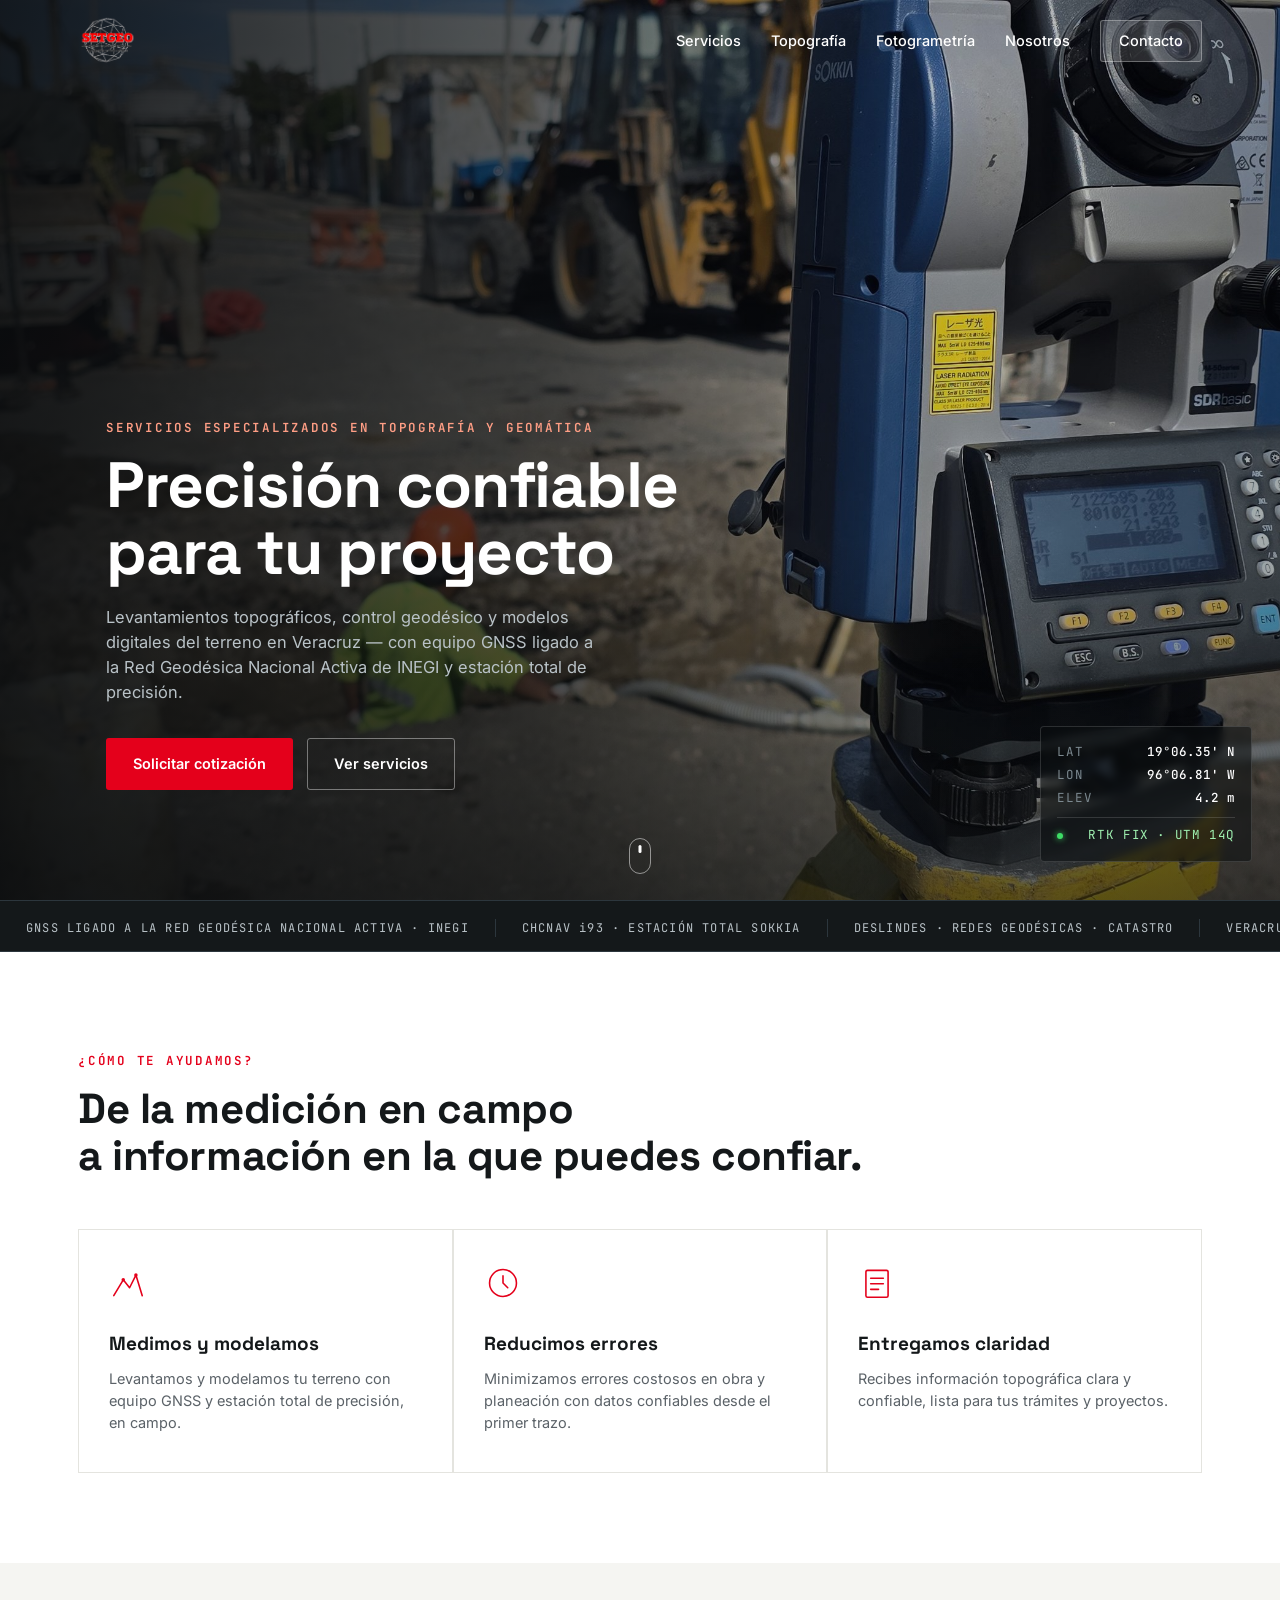
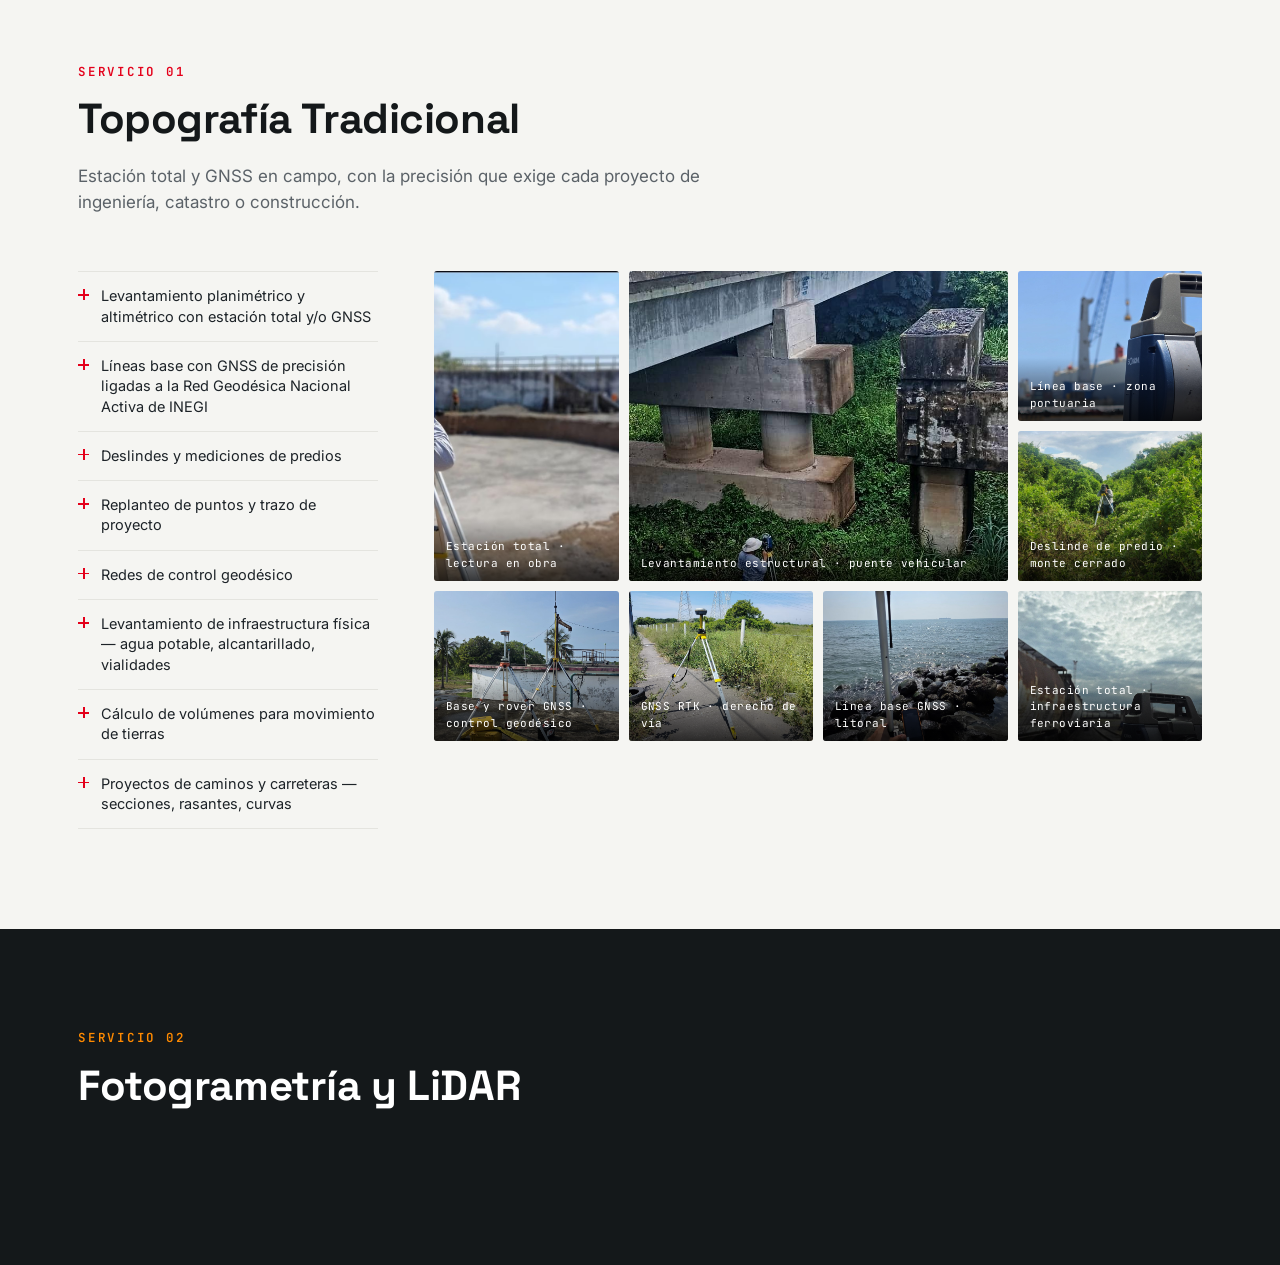
<file: index.html>
<!DOCTYPE html>
<html lang="es-MX">
<head>
<meta charset="UTF-8">
<meta name="viewport" content="width=device-width, initial-scale=1.0">
<title>SETGEO — Servicios Especializados en Topografía y Geomática</title>
<meta name="description" content="SETGEO — Levantamientos topográficos, GNSS ligado a la Red Geodésica Nacional Activa de INEGI, fotogrametría y LiDAR con dron RTK en Veracruz, México.">

<link rel="preconnect" href="https://fonts.googleapis.com">
<link rel="preconnect" href="https://fonts.gstatic.com" crossorigin>
<link href="https://fonts.googleapis.com/css2?family=Space+Grotesk:wght@400..700&family=Inter:wght@400;500;600;700&family=JetBrains+Mono:wght@400;500;600&display=swap" rel="stylesheet">

<link rel="stylesheet" href="styles.css">
</head>
<body>

<!-- ============ NAV ============ -->
<header class="nav" id="nav">
  <div class="nav__inner">
    <a href="#top" class="nav__brand">
      <img src="assets/logo-setgeo-transparent.png" alt="SETGEO" class="nav__logo">
    </a>
    <nav class="nav__links" id="navLinks">
      <a href="#ayudamos">Servicios</a>
      <a href="#topografia">Topografía</a>
      <a href="#fotogrametria">Fotogrametría</a>
      <a href="#nosotros">Nosotros</a>
      <a href="#contacto" class="nav__cta">Contacto</a>
    </nav>
    <button class="nav__burger" id="navBurger" aria-label="Abrir menú">
      <span></span><span></span><span></span>
    </button>
  </div>
  <div class="nav__scrim" id="navScrim"></div>
</header>

<!-- ============ HERO ============ -->
<section class="hero" id="top">
  <div class="hero__media">
    <img src="assets/hero-estacion-coordenadas.jpg" alt="Estación total Sokkia en campo mostrando lectura de coordenadas" loading="eager">
    <div class="hero__scrim"></div>
  </div>

  <div class="hero__content">
    <p class="eyebrow eyebrow--light">Servicios Especializados en Topografía y Geomática</p>
    <h1 class="hero__title">Precisión confiable<br>para tu proyecto</h1>
    <p class="hero__lead">Levantamientos topográficos, control geodésico y modelos digitales del terreno en Veracruz — con equipo GNSS ligado a la Red Geodésica Nacional Activa de INEGI y estación total de precisión.</p>
    <div class="hero__actions">
      <a href="https://wa.me/522292108847?text=Hola%20SETGEO,%20me%20interesa%20solicitar%20una%20cotizaci%C3%B3n%20para%20un%20estudio%20topogr%C3%A1fico." target="_blank" rel="noopener noreferrer" class="btn btn--red">Solicitar cotización</a>
      <a href="#ayudamos" class="btn btn--ghost-light">Ver servicios</a>
    </div>
  </div>

  <div class="hud" aria-hidden="true">
    <div class="hud__row"><span class="hud__label">LAT</span><span class="hud__val" id="hudLat">19°06.35' N</span></div>
    <div class="hud__row"><span class="hud__label">LON</span><span class="hud__val" id="hudLon">96°06.81' W</span></div>
    <div class="hud__row"><span class="hud__label">ELEV</span><span class="hud__val" id="hudElev">4.2 m</span></div>
    <div class="hud__row hud__row--status"><span class="hud__dot"></span><span>RTK FIX · UTM 14Q</span></div>
  </div>

  <a href="#ayudamos" class="scrolldown" aria-label="Bajar">
    <span></span>
  </a>
</section>

<!-- ============ TRUST MARQUEE ============ -->
<div class="marquee">
  <div class="marquee__track">
    <span>GNSS LIGADO A LA RED GEODÉSICA NACIONAL ACTIVA · INEGI</span>
    <span>CHCNAV i93 · ESTACIÓN TOTAL SOKKIA</span>
    <span>DESLINDES · REDES GEODÉSICAS · CATASTRO</span>
    <span>VERACRUZ Y REGIÓN</span>
    <span>GNSS LIGADO A LA RED GEODÉSICA NACIONAL ACTIVA · INEGI</span>
    <span>CHCNAV i93 · ESTACIÓN TOTAL SOKKIA</span>
    <span>DESLINDES · REDES GEODÉSICAS · CATASTRO</span>
    <span>VERACRUZ Y REGIÓN</span>
  </div>
</div>

<!-- ============ CÓMO TE AYUDAMOS ============ -->
<section class="helps" id="ayudamos">
  <div class="wrap">
    <p class="eyebrow">¿Cómo te ayudamos?</p>
    <h2 class="h2">De la medición en campo<br>a información en la que puedes confiar.</h2>

    <div class="helps__grid">
      <div class="helpcard">
        <svg class="helpcard__icon" viewBox="0 0 48 48" fill="none"><path d="M6 40L18 20L26 30L34 14L42 40" stroke="currentColor" stroke-width="2" stroke-linecap="round" stroke-linejoin="round"/><circle cx="18" cy="20" r="2.2" fill="currentColor"/><circle cx="34" cy="14" r="2.2" fill="currentColor"/></svg>
        <h3>Medimos y modelamos</h3>
        <p>Levantamos y modelamos tu terreno con equipo GNSS y estación total de precisión, en campo.</p>
      </div>
      <div class="helpcard">
        <svg class="helpcard__icon" viewBox="0 0 48 48" fill="none"><circle cx="24" cy="24" r="17" stroke="currentColor" stroke-width="2"/><path d="M24 15v9l6 6" stroke="currentColor" stroke-width="2" stroke-linecap="round"/></svg>
        <h3>Reducimos errores</h3>
        <p>Minimizamos errores costosos en obra y planeación con datos confiables desde el primer trazo.</p>
      </div>
      <div class="helpcard">
        <svg class="helpcard__icon" viewBox="0 0 48 48" fill="none"><rect x="10" y="8" width="28" height="34" rx="2" stroke="currentColor" stroke-width="2"/><path d="M16 18h16M16 25h16M16 32h10" stroke="currentColor" stroke-width="2" stroke-linecap="round"/></svg>
        <h3>Entregamos claridad</h3>
        <p>Recibes información topográfica clara y confiable, lista para tus trámites y proyectos.</p>
      </div>
    </div>
  </div>
</section>

<!-- ============ TOPOGRAFÍA TRADICIONAL ============ -->
<section class="service service--topo" id="topografia">
  <div class="wrap">
    <div class="service__head">
      <p class="eyebrow eyebrow--red">Servicio 01</p>
      <h2 class="h2">Topografía Tradicional</h2>
      <p class="service__lead">Estación total y GNSS en campo, con la precisión que exige cada proyecto de ingeniería, catastro o construcción.</p>
    </div>

    <div class="service__body">
      <ul class="servicelist">
        <li><span class="mark"></span>Levantamiento planimétrico y altimétrico con estación total y/o GNSS</li>
        <li><span class="mark"></span>Líneas base con GNSS de precisión ligadas a la Red Geodésica Nacional Activa de INEGI</li>
        <li><span class="mark"></span>Deslindes y mediciones de predios</li>
        <li><span class="mark"></span>Replanteo de puntos y trazo de proyecto</li>
        <li><span class="mark"></span>Redes de control geodésico</li>
        <li><span class="mark"></span>Levantamiento de infraestructura física — agua potable, alcantarillado, vialidades</li>
        <li><span class="mark"></span>Cálculo de volúmenes para movimiento de tierras</li>
        <li><span class="mark"></span>Proyectos de caminos y carreteras — secciones, rasantes, curvas</li>
      </ul>

      <div class="gallery">
        <figure class="gallery__item gallery__item--tall">
          <img src="assets/topo-visor-estacion.jpg" loading="lazy" alt="Ingeniero operando estación total en obra">
          <figcaption>Estación total · lectura en obra</figcaption>
        </figure>
        <figure class="gallery__item gallery__item--wide">
          <img src="assets/topo-puente-aereo.jpg" loading="lazy" alt="Levantamiento topográfico bajo puente vehicular">
          <figcaption>Levantamiento estructural · puente vehicular</figcaption>
        </figure>
        <figure class="gallery__item">
          <img src="assets/topo-puerto-grua.jpg" loading="lazy" alt="Estación total Sokkia en zona portuaria">
          <figcaption>Línea base · zona portuaria</figcaption>
        </figure>
        <figure class="gallery__item">
          <img src="assets/topo-monte-cerrado.jpg" loading="lazy" alt="Levantamiento en terreno de monte cerrado">
          <figcaption>Deslinde de predio · monte cerrado</figcaption>
        </figure>
        <figure class="gallery__item">
          <img src="assets/topo-gnss-azotea.jpg" loading="lazy" alt="Equipo GNSS base y rover CHCNAV">
          <figcaption>Base y rover GNSS · control geodésico</figcaption>
        </figure>
        <figure class="gallery__item">
          <img src="assets/topo-gnss-torres.jpg" loading="lazy" alt="Equipo GNSS RTK en derecho de vía">
          <figcaption>GNSS RTK · derecho de vía</figcaption>
        </figure>
        <figure class="gallery__item">
          <img src="assets/topo-gnss-costa.jpg" loading="lazy" alt="Levantamiento GNSS en litoral veracruzano">
          <figcaption>Línea base GNSS · litoral</figcaption>
        </figure>
        <figure class="gallery__item">
          <img src="assets/topo-patio-ferroviario.jpg" loading="lazy" alt="Estación total en patio ferroviario">
          <figcaption>Estación total · infraestructura ferroviaria</figcaption>
        </figure>
      </div>
    </div>
  </div>
</section>

<!-- ============ FOTOGRAMETRÍA Y LIDAR ============ -->
<section class="service service--geo" id="fotogrametria">
  <canvas class="geo__canvas" id="pointCloud" aria-hidden="true"></canvas>
  <div class="wrap">
    <div class="service__head">
      <p class="eyebrow eyebrow--signal">Servicio 02</p>
      <h2 class="h2 h2--light">Fotogrametría y LiDAR</h2>
      <p class
</file>
<file: styles.css>
/* =========================================================
   SETGEO — tokens
   Tinta   #14181A   fondo oscuro / texto
   Papel   #FFFFFF   fondo claro
   Rojo    #E4001B   acento primario (topografía tradicional)
   Acero   #37485A / #4A5F73  secciones técnicas, botones secundarios
   Señal   #FF8A00   acento secundario (fotogrametría / LiDAR)
   ========================================================= */

:root{
  --ink:#14181A;
  --ink-2:#1D2328;
  --ink-3:#262E34;
  --paper:#FFFFFF;
  --paper-2:#F5F5F2;
  --red:#E4001B;
  --red-dim:#B5001A;
  --steel:#37485A;
  --steel-2:#4A5F73;
  --signal:#FF8A00;
  --signal-dim:#CC6E00;
  --line:#E4E4DF;
  --line-dark:#2C363D;
  --muted:#5B6268;
  --muted-light:#B9C2C7;

  --display:'Space Grotesk', sans-serif;
  --body:'Inter', sans-serif;
  --mono:'JetBrains Mono', monospace;

  --wrap:1180px;
}

*{box-sizing:border-box;}
html{scroll-behavior:smooth;}
body{
  margin:0;
  font-family:var(--body);
  color:var(--ink);
  background:var(--paper);
  -webkit-font-smoothing:antialiased;
  line-height:1.5;
}
img{max-width:100%;display:block;}
a{color:inherit;text-decoration:none;}
ul{margin:0;padding:0;list-style:none;}
h1,h2,h3{font-family:var(--display);margin:0;font-weight:700;}

@media (prefers-reduced-motion: reduce){
  *{animation-duration:0.001ms !important; animation-iteration-count:1 !important; transition-duration:0.001ms !important; scroll-behavior:auto !important;}
}

:focus-visible{outline:2px solid var(--signal);outline-offset:3px;}

.wrap{
  max-width:var(--wrap);
  margin:0 auto;
  padding:0 28px;
}

.eyebrow{
  font-family:var(--mono);
  font-size:12.5px;
  letter-spacing:.14em;
  text-transform:uppercase;
  color:var(--red);
  margin:0 0 14px;
  font-weight:600;
}
.eyebrow--light{color:#FF9E85;}
.eyebrow--red{color:var(--red);}
.eyebrow--signal{color:var(--signal);}

.h2{
  font-size:clamp(28px,4vw,42px);
  line-height:1.12;
  letter-spacing:-.01em;
  margin-bottom:22px;
}
.h2--light{color:var(--paper);}

/* =============== NAV =============== */
.nav{
  position:fixed;
  top:0;left:0;right:0;
  z-index:100;
  background:transparent;
  transition:background .35s ease, box-shadow .35s ease, border-color .35s ease;
  border-bottom:1px solid transparent;
}
.nav.is-scrolled{
  background:rgba(255,255,255,.92);
  backdrop-filter:blur(10px);
  border-bottom:1px solid var(--line);
}
.nav__inner{
  max-width:var(--wrap);
  margin:0 auto;
  padding:16px 28px;
  display:flex;
  align-items:center;
  justify-content:space-between;
}
.nav__brand{display:flex;align-items:center;gap:10px;}
.nav__logo{height:50px;width:auto;}
.nav__brandtext{
  font-family:var(--mono);
  font-weight:600;
  letter-spacing:.08em;
  font-size:15px;
  color:var(--paper);
  transition:color .35s ease;
}
.nav.is-scrolled .nav__brandtext{color:var(--ink);}

.nav__links{display:flex;align-items:center;gap:30px;}
.nav__links a{
  font-size:14.5px;
  font-weight:500;
  color:var(--paper);
  transition:color .2s ease;
  position:relative;
}
.nav.is-scrolled .nav__links a{color:var(--ink-2);}
.nav__links a:hover{color:var(--red);}
.nav.is-scrolled .nav__cta{
  background:var(--red);
  color:#fff;
  padding:9px 18px;
  border-radius:3px;
}
.nav__cta{
  background:rgba(255,255,255,.14);
  padding:9px 18px;
  border-radius:3px;
  border:1px solid rgba(255,255,255,.3);
}
.nav.is-scrolled .nav__cta{border-color:transparent;}
.nav__cta:hover{background:var(--red-dim) !important;color:#fff !important;}

.nav__burger{
  display:none;
  flex-direction:column;
  gap:5px;
  background:none;
  border:none;
  cursor:pointer;
  padding:6px;
}
.nav__burger span{
  width:22px;height:2px;background:var(--paper);
  transition:background .3s ease;
}
.nav.is-scrolled .nav__burger span{background:var(--ink);}

/* =============== HERO =============== */
.hero{
  position:relative;
  min-height:100svh;
  display:flex;
  align-items:flex-end;
  overflow:hidden;
  background:var(--ink);
}
.hero__media{position:absolute;inset:0;}
.hero__media img{width:100%;height:100%;object-fit:cover;object-position:70% 40%;}
.hero__scrim{
  position:absolute;inset:0;
  background:
    linear-gradient(90deg, rgba(10,12,14,.92) 0%, rgba(10,12,14,.68) 42%, rgba(10,12,14,.22) 75%, rgba(10,12,14,.35) 100%),
    linear-gradient(0deg, rgba(10,12,14,.55) 0%, rgba(10,12,14,0) 40%);
}
.hero__content{
  position:relative;
  z-index:2;
  max-width:640px;
  padding:0 28px 110px;
  margin:0 auto 0 max(28px, calc((100vw - var(--wrap)) / 2 + 28px));
}
.hero__title{
  color:#fff;
  font-size:clamp(38px,6vw,64px);
  line-height:1.04;
  letter-spacing:-.015em;
  margin-bottom:20px;
}
.hero__lead{
  color:var(--muted-light);
  font-size:16.5px;
  max-width:490px;
  margin-bottom:34px;
}
.hero__actions{display:flex;gap:14px;flex-wrap:wrap;}

.btn{
  display:inline-flex;
  align-items:center;
  justify-content:center;
  padding:14px 26px;
  font-family:var(--body);
  font-weight:600;
  font-size:14.5px;
  border-radius:3px;
  border:1px solid transparent;
  cursor:pointer;
  transition:transform .18s ease, background .2s ease, border-color .2s ease, color .2s ease;
}
.btn:hover{transform:translateY(-1px);}
.btn--red{background:var(--red);color:#fff;}
.btn--red:hover{background:var(--red-dim);}
.btn--signal{background:var(--signal);color:#191100;}
.btn--signal:hover{background:var(--signal-dim);color:#fff;}
.btn--ghost-light{border-color:rgba(255,255,255,.4);color:#fff;}
.btn--ghost-light:hover{border-color:#fff;background:rgba(255,255,255,.08);}

/* HUD coordinate readout */
.hud{
  position:absolute;
  right:28px;
  bottom:38px;
  z-index:2;
  font-family:var(--mono);
  font-size:12.5px;
  color:var(--muted-light);
  background:rgba(10,14,16,.55);
  border:1px solid rgba(255,255,255,.14);
  border-radius:4px;
  padding:14px 16px;
  backdrop-filter:blur(4px);
  min-width:190px;
}
.hud__row{display:flex;justify-content:space-between;gap:18px;padding:2px 0;}
.hud__label{color:#7C8990;letter-spacing:.08em;}
.hud__val{color:#fff;font-weight:500;}
.hud__row--status{
  margin-top:8px;padding-top:8px;
  border-top:1px solid rgba(255,255,255,.14);
  align-items:center;color:#9FF0B0;letter-spacing:.05em;
}
.hud__dot{
  width:6px;height:6px;border-radius:50%;
  background:#3EDC66;margin-right:7px;display:inline-block;
  box-shadow:0 0 6px #3EDC66;
  animation:pulse 1.8s ease-in-out infinite;
}
@keyframes pulse{0%,100%{opacity:1;}50%{opacity:.35;}}

@media (max-width:640px){
  .hud{display:none;}
}

.scrolldown{
  position:absolute;
  left:50%;bottom:26px;
  transform:translateX(-50%);
  z-index:2;
  width:22px;height:36px;
  border:1.5px solid rgba(255,255,255,.5);
  border-radius:12px;
}
.scrolldown span{
  position:absolute;top:6px;left:50%;
  width:3px;height:8px;
  background:#fff;
  border-radius:2px;
  transform:translateX(-50%);
  animation:scrolldot 1.8s ease-in-out infinite;
}
@keyframes scrolldot{
  0%{opacity:1;top:6px;}
  70%{opacity:0;top:18px;}
  100%{opacity:0;top:6px;}
}

/* =============== MARQUEE =============== */
.marquee{
  background:var(--ink);
  border-top:1px solid var(--line-dark);
  border-bottom:1px solid var(--line-dark);
  overflow:hidden;
  white-space:nowrap;
  padding:13px 0;
}
.marquee__track{
  display:inline-flex;
  gap:0;
  animation:marquee 32s linear infinite;
}
.marquee__track span{
  font-family:var(--mono);
  font-size:12px;
  letter-spacing:.1em;
  color:var(--muted-light);
  padding:0 26px;
  border-right:1px solid var(--line-dark);
}
@keyframes marquee{
  from{transform:translateX(0);}
  to{transform:translateX(-50%);}
}

/* =============== HELPS =============== */
.helps{padding:100px 0 90px;}
.helps__grid{
  display:grid;
  grid-template-columns:repeat(3,1fr);
  gap:2px;
  background:var(--line);
  border:1px solid var(--line);
  margin-top:50px;
}
.helpcard{
  background:var(--paper);
  padding:34px 30px 38px;
}
.helpcard__icon{width:38px;height:38px;color:var(--red);margin-bottom:22px;}
.helpcard h3{font-size:19px;margin-bottom:10px;}
.helpcard p{color:var(--muted);font-size:14.5px;margin:0;}

@media (max-width:820px){
  .helps__grid{grid-template-columns:1fr;}
}

/* =============== SERVICE SECTIONS =============== */
.service{padding:100px 0;position:relative;overflow:hidden;}
.service--topo{background:var(--paper-2);}
.service--geo{background:var(--ink);}

.service__head{max-width:680px;margin-bottom:56px;position:relative;z-index:2;}
.service__lead{font-size:17px;color:var(--muted);margin:0;}
.service__lead--light{color:var(--muted-light);}

.service__body{
  display:grid;
  grid-template-columns:300px 1fr;
  gap:56px;
  position:relative;
  z-index:2;
}
.service__body--reverse{grid-template-columns:1fr 300px;}

.servicelist li{
  display:flex;
  gap:12px;
  padding:14px 0;
  border-top:1px solid var(--line);
  font-size:14.5px;
  color:var(--ink-2);
  line-height:1.4;
}
.servicelist li:last-child{border-bottom:1px solid var(--line);}
.servicelist--light li{border-color:var(--line-dark);color:var(--muted-light);}

.mark{
  flex:none;
  width:11px;height:11px;
  margin-top:3px;
  position:relative;
}
.mark::before,.mark::after{
  content:'';position:absolute;background:var(--red);
}
.mark::before{width:11px;height:1.6px;top:5px;left:0;}
.mark::after{width:1.6px;height:11px;left:5px;top:0;}
.mark--signal::before,.mark--signal::after{background:var(--signal);}

/* Gallery grid — mosaic */
.gallery{
  display:grid;
  grid-template-columns:repeat(4,1fr);
  grid-auto-rows:150px;
  gap:10px;
}
.gallery__item{
  position:relative;
  margin:0;
  overflow:hidden;
  border-radius:3px;
  grid-row:span 1;
  cursor:zoom-in;
}
.gallery__item:focus-visible{outline:2px solid var(--signal);outline-offset:2px;}
.gallery__item--tall{grid-row:span 2;}
.gallery__item--wide{grid-column:span 2;grid-row:span 2;}
.gallery__item img{
  width:100%;height:100%;object-fit:cover;
  transition:transform .5s ease;
}
.gallery__item:hover img{transform:scale(1.06);}
.gallery__item figcaption{
  position:absolute;left:0;right:0;bottom:0;
  padding:20px 12px 10px;
  font-family:var(--mono);
  font-size:11px;
  letter-spacing:.04em;
  color:#fff;
  background:linear-gradient(0deg, rgba(0,0,0,.75), rgba(0,0,0,0));
}

.geo__photos{display:flex;flex-direction:column;gap:10px;}
.gallery__item--feature{grid-row:auto;height:340px;}
.geo__photos .gallery__item:not(.gallery__item--feature){height:190px;}

.geo__canvas{
  position:absolute;inset:0;
  width:100%;height:100%;
  display:block;
  z-index:1;
  opacity:.24;
  pointer-events:none;
}

@media (max-width:900px){
  .service__body,.service__body--reverse{grid-template-columns:1fr;}
  .gallery{grid-template-columns:repeat(2,1fr);}
  .gallery__item--wide{grid-column:span 2;}
}
@media (max-width:520px){
  .gallery__item--tall{grid-row:span 1;}
  .gallery__item--wide{grid-row:span 1;}
}

/* =============== EXTRA SERVICES =============== */
.extra{padding:100px 0;}
.extra__grid{
  display:grid;
  grid-template-columns:repeat(4,1fr);
  gap:26px;
  margin-top:50px;
}
.extracard{
  border:1px solid var(--line);
  border-radius:4px;
  padding:28px 22px;
  transition:border-color .2s ease, transform .2s ease;
}
.extracard:hover{border-color:var(--steel-2);transform:translateY(-3px);}
.extracard svg{width:34px;height:34px;color:var(--steel);margin-bottom:18px;}
.extracard h3{font-size:16px;margin-bottom:9px;}
.extracard p{font-size:13.5px;color:var(--muted);margin:0;line-height:1.5;}

@media (max-width:900px){
  .extra__grid{grid-template-columns:repeat(2,1fr);}
}
@media (max-width:520px){
  .extra__grid{grid-template-columns:1fr;}
}

/* =============== ABOUT =============== */
.about{padding:100px 0;background:var(--paper-2);}

.about__intro{
  display:grid;
  grid-template-columns:320px 1fr;
  gap:56px;
  align-items:center;
  margin-top:50px;
}
.about__media img{border-radius:4px;aspect-ratio:3/4;object-fit:cover;width:100%;}
.about__introtext p{
  color:var(--muted);
  font-size:16px;
  line-height:1.65;
  margin:0 0 18px;
  max-width:620px;
}
.about__introtext p:last-child{margin-bottom:0;}

.pillars{
  display:grid;
  grid-template-columns:repeat(2,1fr);
  gap:2px;
  background:var(--line);
  border:1px solid var(--line);
  margin-top:64px;
}
.pillar{background:var(--paper);padding:36px 34px 40px;}
.pillar__icon{width:38px;height:38px;color:var(--red);margin-bottom:20px;}
.pillar h3{font-size:19px;margin-bottom:12px;}
.pillar p{color:var(--muted);font-size:14.5px;margin:0;line-height:1.6;}

.why{margin-top:70px;}
.why__title{
  font-size:clamp(22px,3vw,28px);
  margin-bottom:34px;
}
.why__grid{
  display:grid;
  grid-template-columns:repeat(2,1fr);
  gap:26px;
}
.whycard{
  border:1px solid var(--line);
  border-radius:4px;
  padding:28px 26px;
  background:var(--paper);
  transition:border-color .2s ease, transform .2s ease;
}
.whycard:hover{border-color:var(--red);transform:translateY(-3px);}
.whycard svg{width:32px;height:32px;color:var(--steel);margin-bottom:16px;}
.whycard h4{
  font-family:var(--display);
  font-size:16.5px;
  margin:0 0 9px;
  font-weight:700;
}
.whycard p{font-size:13.5px;color:var(--muted);margin:0;line-height:1.55;}

@media (max-width:820px){
  .about__intro{grid-template-columns:1fr;}
  .about__media img{aspect-ratio:16/9;}
  .pillars{grid-template-columns:1fr;}
  .why__grid{grid-template-columns:1fr;}
}

/* =============== CONTACT =============== */
.contact{
  background:var(--ink);
  padding:100px 0;
  position:relative;
  overflow:hidden;
}
.contact__wrap{
  display:grid;
  grid-template-columns:1fr 340px;
  gap:40px;
  position:relative;z-index:2;
}
.contact__lead{color:var(--muted-light);font-size:16px;max-width:460px;margin-bottom:40px;}
.contact__data{margin-bottom:34px;}
.contact__row{
  display:flex;
  gap:18px;
  padding:16px 0;
  border-top:1px solid var(--line-dark);
  align-items:baseline;
  flex-wrap:wrap;
}
.contact__row:last-child{border-bottom:1px solid var(--line-dark);}
.contact__label{
  font-family:var(--mono);
  font-size:11.5px;
  letter-spacing:.1em;
  color:#7C8990;
  width:52px;flex:none;
}
.contact__value{
  font-family:var(--mono);
  font-size:19px;
  color:#fff;
  font-weight:500;
  transition:color .2s ease;
  word-break:break-word;
  overflow-wrap:anywhere;
  min-width:0;
  flex:1 1 200px;
}
a.contact__value:hover{color:var(--signal);}
.contact__actions{display:flex;gap:14px;flex-wrap:wrap;}

.contact__right{display:flex;align-items:center;justify-content:center;}
.contact__tagline{
  font-family:var(--display);
  font-size:24px;
  line-height:1.35;
  color:var(--muted-light);
  border-left:2px solid var(--signal);
  padding-left:22px;
  font-style:italic;
}

.geo__canvas--contact{opacity:.35;}

@media (max-width:800px){
  .contact__wrap{grid-template-columns:1fr;}
  .contact__right{justify-content:flex-start;margin-top:30px;}
  .contact__tagline{font-size:20px;}
}

@media (max-width:480px){
  .contact__value{font-size:16px;}
}

/* =============== FOOTER =============== */
.footer{background:var(--ink);border-top:1px solid var(--line-dark);padding:26px 0;}
.footer__inner{
  display:flex;justify-content:space-between;align-items:center;
  flex-wrap:wrap;gap:12px;
}
.footer__brand{display:flex;align-items:center;gap:10px;color:var(--muted-light);font-size:13px;}
.footer__logo{height:22px;width:auto;}
.footer__copy{font-family:var(--mono);font-size:12px;color:#5B6268;margin:0;}

/* =============== MOBILE NAV =============== */
@media (max-width:860px){
  .nav__links{
    position:fixed;
    top:0;right:0;
    height:100vh;
    width:min(320px,80vw);
    background:var(--ink);
    border-left:1px solid var(--line-dark);
    box-shadow:-24px 0 48px rgba(0,0,0,.35);
    flex-direction:column;
    align-items:flex-start;
    justify-content:center;
    gap:28px;
    padding:0 40px;
    transform:translateX(100%);
    transition:transform .35s ease;
    z-index:102;
  }
  .nav__links.is-open{transform:translateX(0);}
  .nav__links a{color:#fff !important;font-size:18px;}
  .nav__burger{display:flex;position:relative;z-index:103;}
  .nav__burger span{transition:transform .28s ease, opacity .28s ease;}
  .nav__burger.is-open span:nth-child(1){transform:translateY(7px) rotate(45deg);}
  .nav__burger.is-open span:nth-child(2){opacity:0;}
  .nav__burger.is-open span:nth-child(3){transform:translateY(-7px) rotate(-45deg);}
  .nav__burger.is-open span{background:#fff;}
  .nav__scrim{
    position:fixed;inset:0;
    background:rgba(8,10,11,.55);
    opacity:0;pointer-events:none;
    transition:opacity .3s ease;
    z-index:101;
  }
  .nav__scrim.is-open{opacity:1;pointer-events:auto;}
  .hero__content{margin-left:auto;margin-right:auto;padding-left:20px;padding-right:20px;}
}

/* =============== LIGHTBOX =============== */
.lightbox{
  position:fixed;inset:0;
  background:rgba(8,10,11,.94);
  z-index:200;
  display:flex;
  align-items:center;
  justify-content:center;
  padding:60px;
  opacity:0;
  pointer-events:none;
  transition:opacity .25s ease;
}
.lightbox.is-open{opacity:1;pointer-events:auto;}
.lightbox__figure{
  max-width:min(90vw,1100px);
  max-height:88vh;
  margin:0;
  display:flex;
  flex-direction:column;
  align-items:center;
}
.lightbox__figure img{
  max-width:100%;
  max-height:76vh;
  width:auto;height:auto;
  object-fit:contain;
  border-radius:3px;
  box-shadow:0 30px 80px rgba(0,0,0,.5);
}
.lightbox__figure figcaption{
  margin-top:16px;
  font-family:var(--mono);
  font-size:13px;
  letter-spacing:.04em;
  color:var(--muted-light);
  text-align:center;
}
.lightbox__close{
  position:absolute;
  top:22px;right:26px;
  background:none;border:none;
  color:#fff;font-size:36px;line-height:1;
  cursor:pointer;padding:8px 12px;
  transition:color .2s ease;
}
.lightbox__close:hover{color:var(--signal);}
.lightbox__nav{
  position:absolute;top:50%;
  transform:translateY(-50%);
  background:rgba(255,255,255,.08);
  border:1px solid rgba(255,255,255,.25);
  color:#fff;
  width:48px;height:48px;
  border-radius:50%;
  font-size:26px;
  cursor:pointer;
  display:flex;align-items:center;justify-content:center;
  transition:background .2s ease, border-color .2s ease;
}
.lightbox__nav:hover{background:rgba(255,255,255,.18);border-color:rgba(255,255,255,.4);}
.lightbox__nav--prev{left:22px;}
.lightbox__nav--next{right:22px;}

@media (max-width:640px){
  .lightbox{padding:20px;}
  .lightbox__nav{width:40px;height:40px;font-size:20px;}
  .lightbox__nav--prev{left:8px;}
  .lightbox__nav--next{right:8px;}
  .lightbox__close{top:12px;right:14px;font-size:30px;}
}

/* Reveal on scroll */
.reveal{opacity:0;transform:translateY(18px);transition:opacity .7s ease, transform .7s ease;}
.reveal.is-visible{opacity:1;transform:translateY(0);}
</file>
